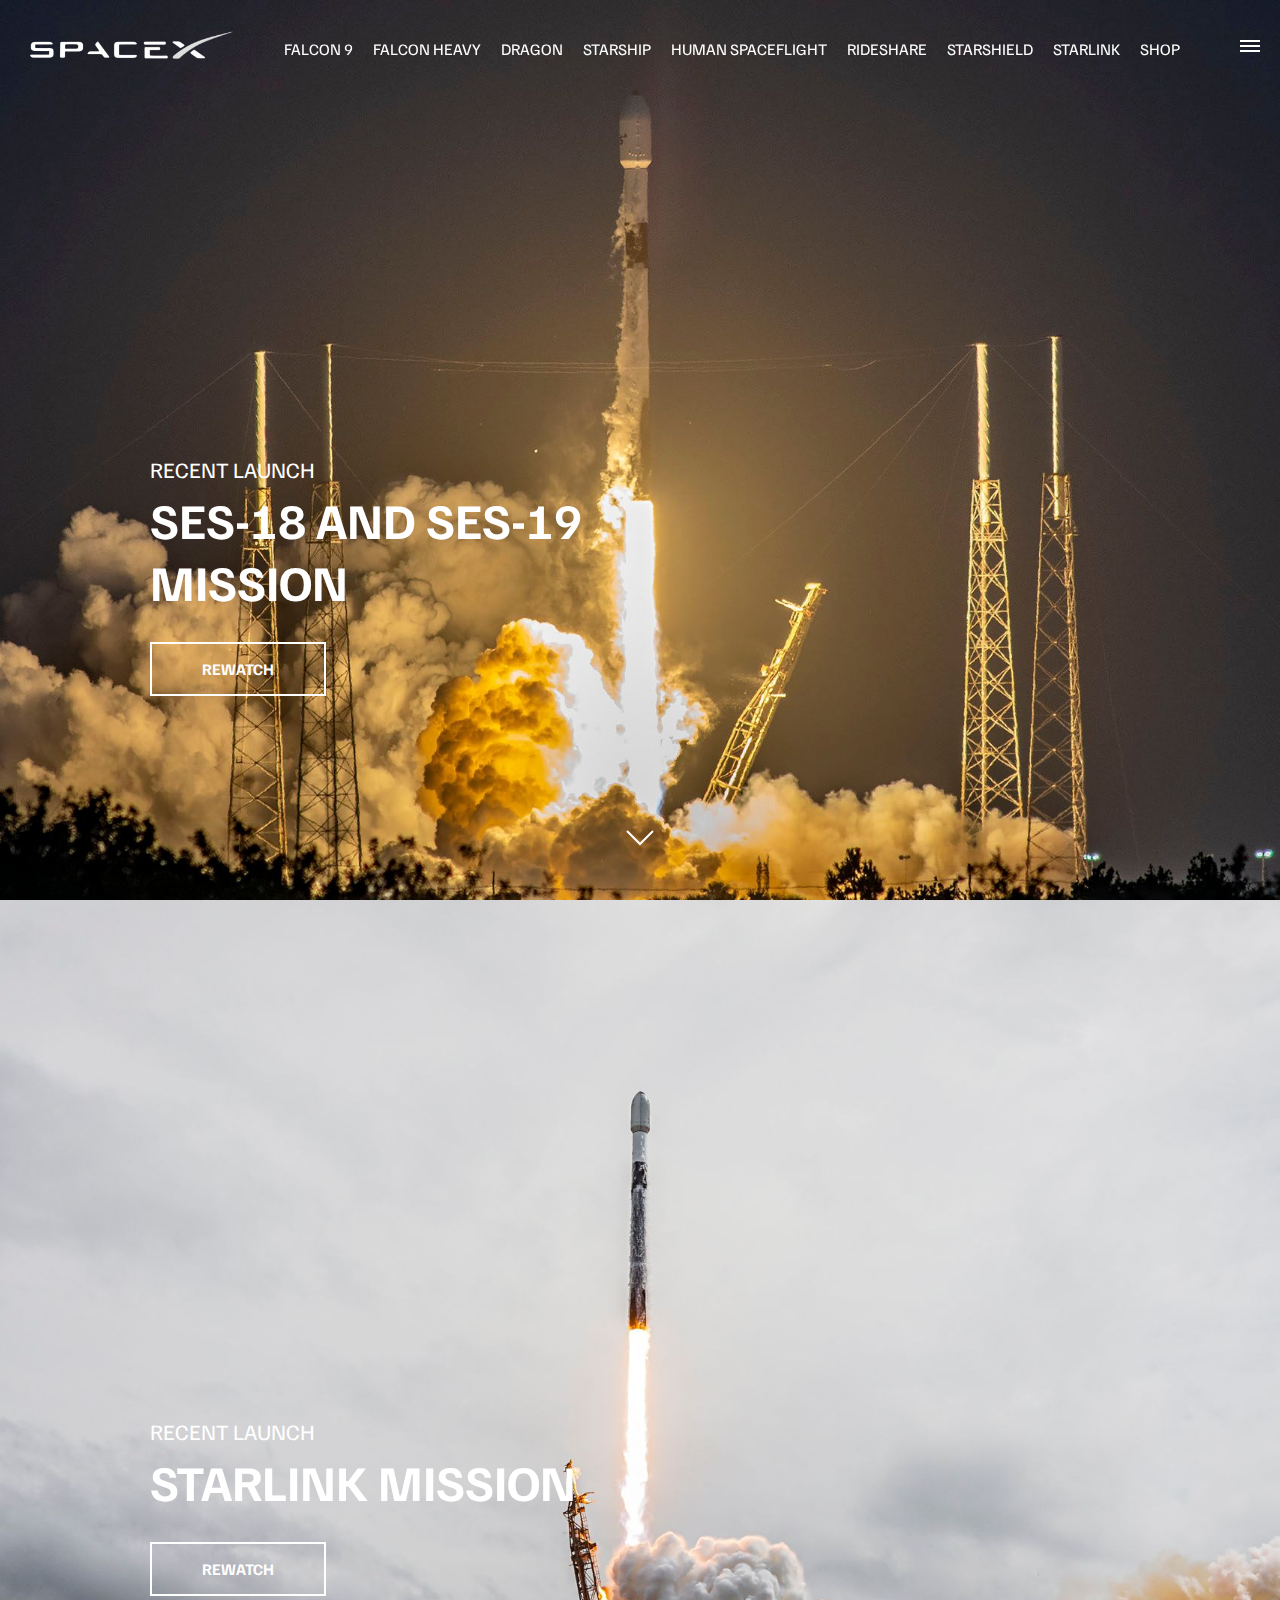
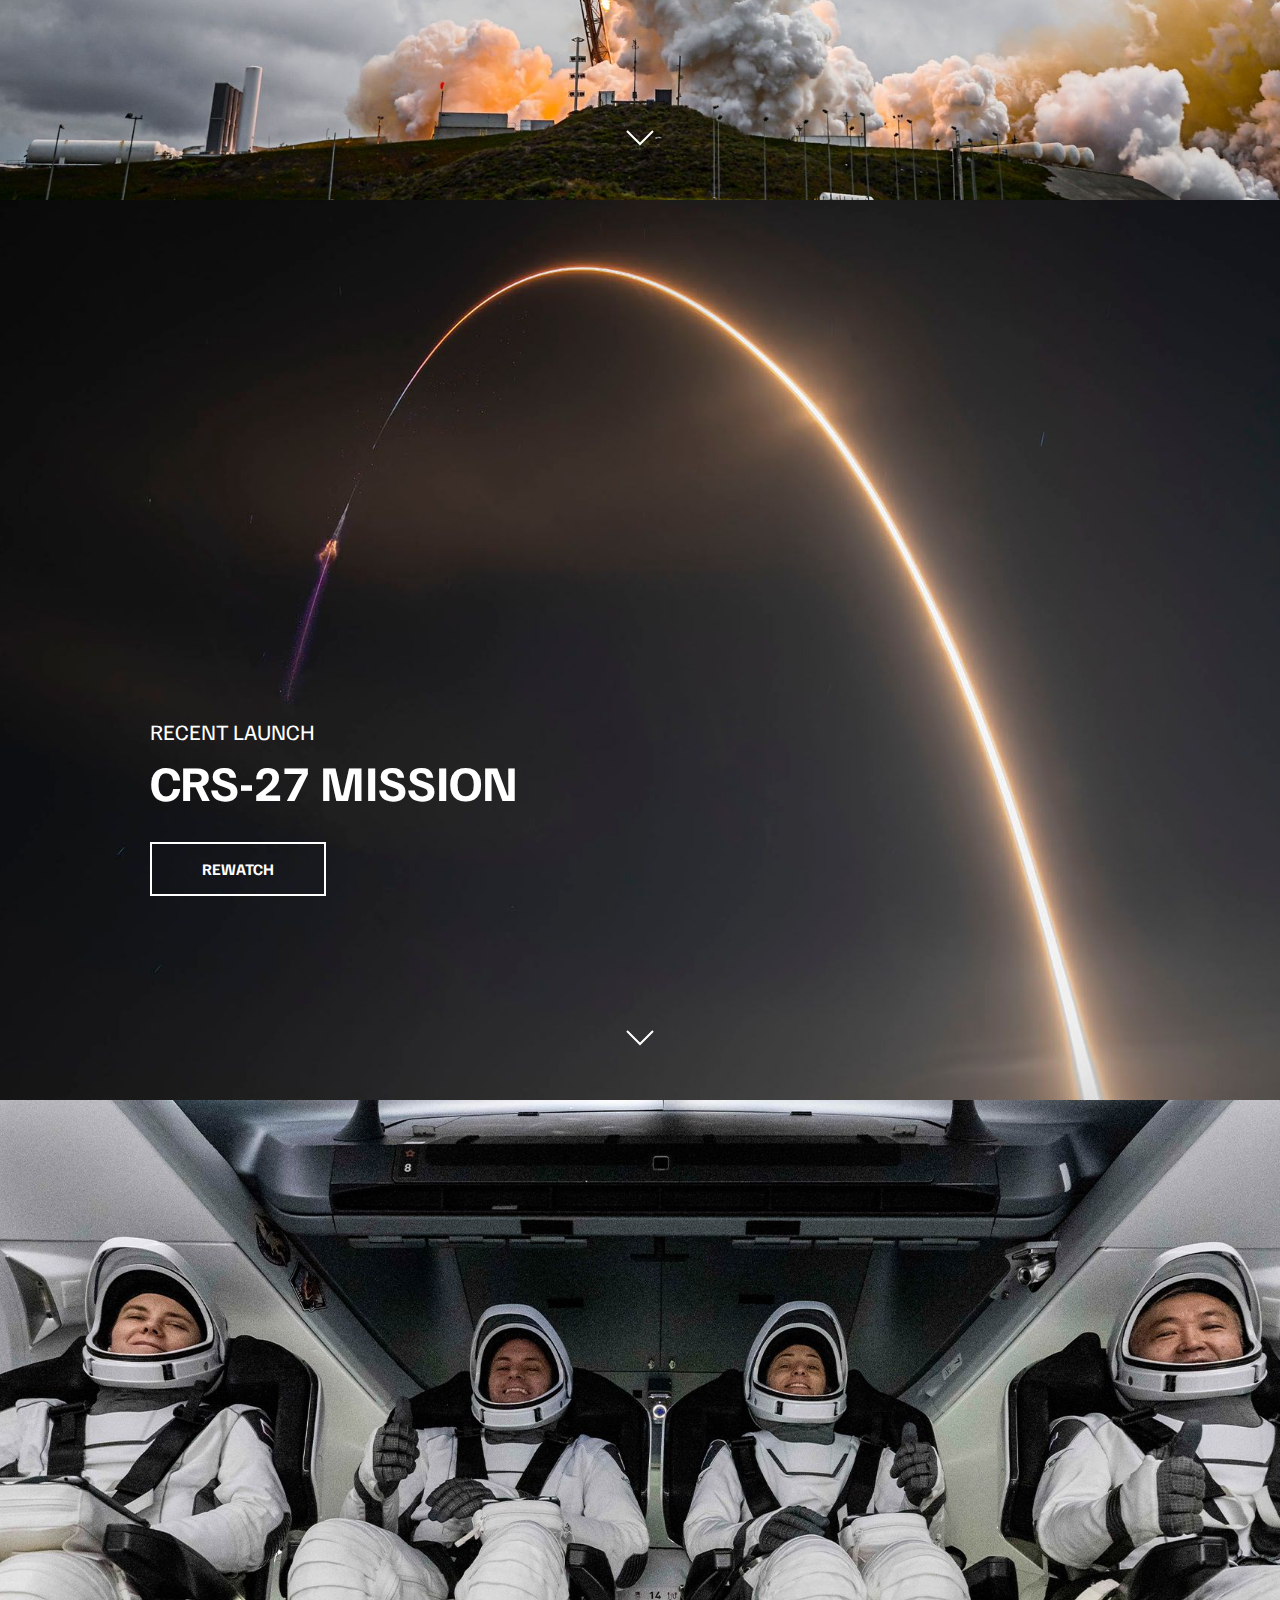
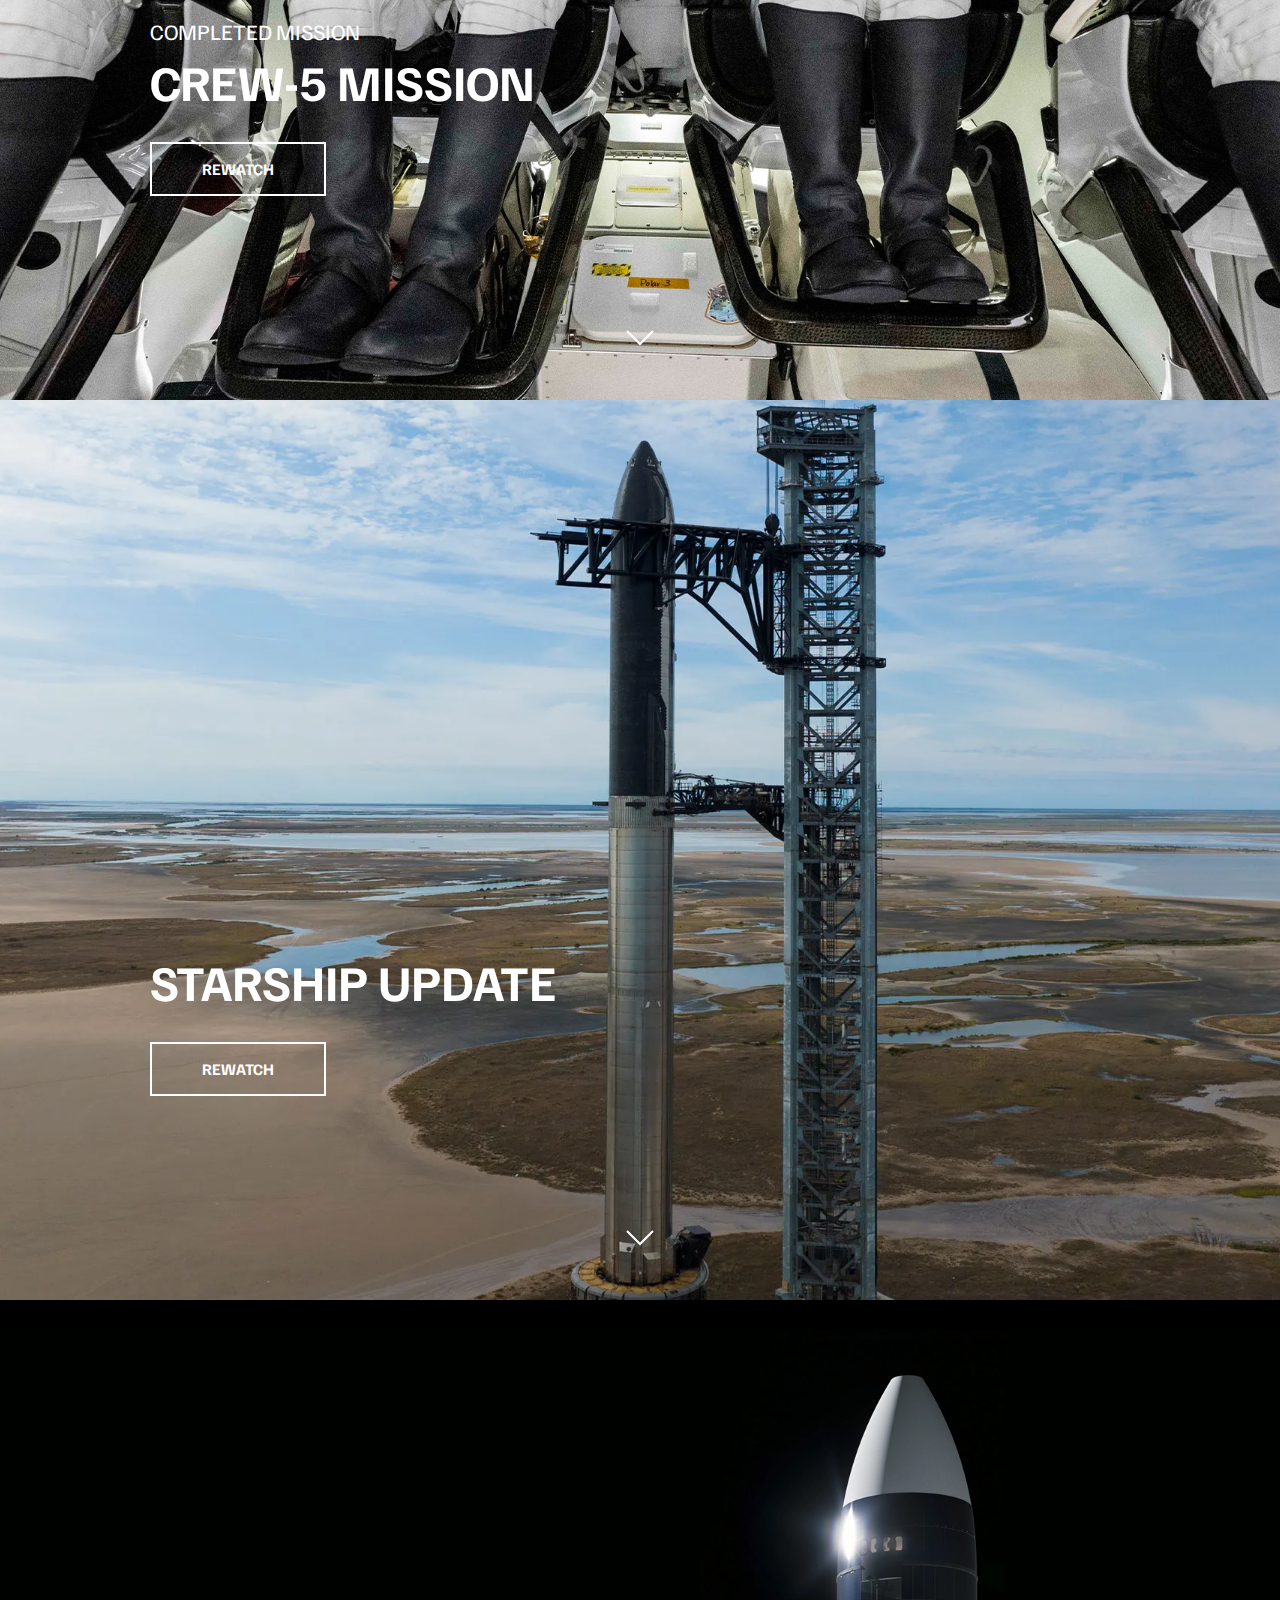
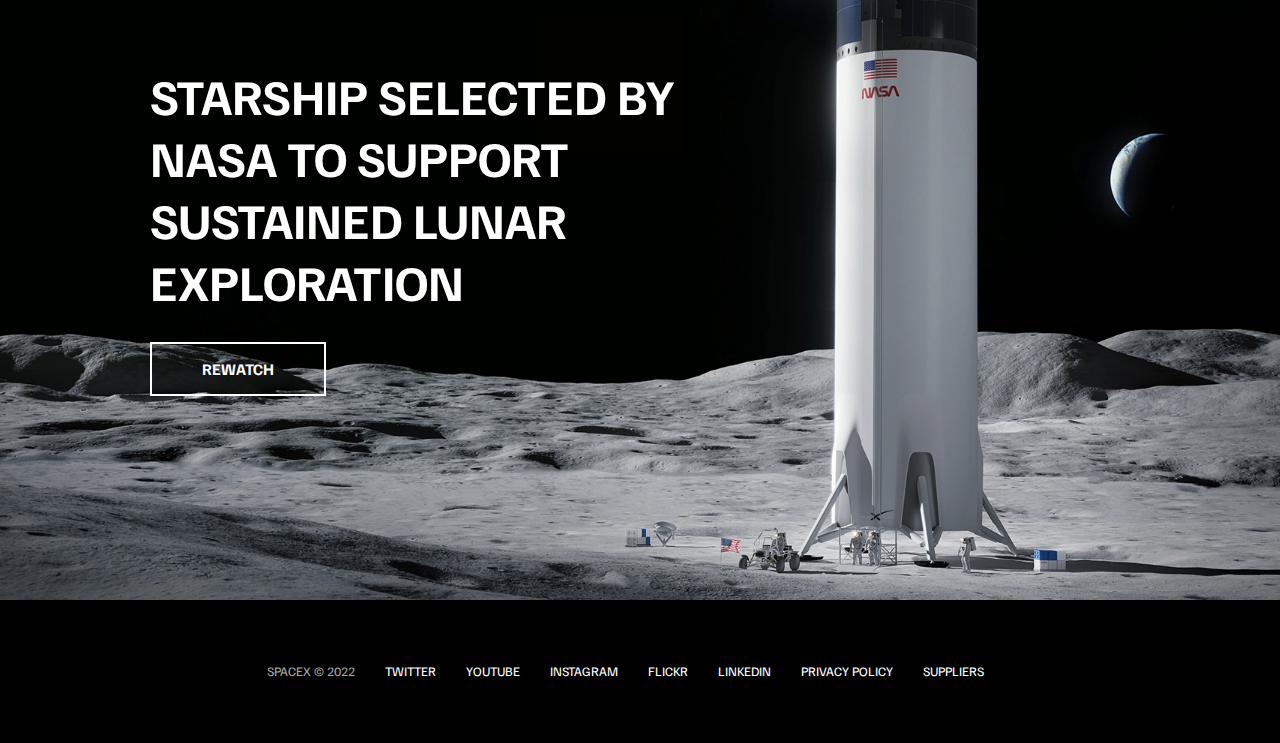
<file: index.html>
<!DOCTYPE html>
<html lang="en">
  <head>
    <meta charset="UTF-8" />
    <meta http-equiv="X-UA-Compatible" content="IE=edge" />
    <meta name="viewport" content="width=device-width, initial-scale=1.0" />
    <link rel="stylesheet" href="./css/style.css" />
    <script src="./js/app.js" defer></script>
    <title>SpaceX clone</title>
  </head>
  <body>
    <div id="overlay"></div>
    <div id="mobile-menu" class="mobile-main-menu">
      <ul>
        <li><a href="#">Mission</a></li>
        <li><a href="#">Launches</a></li>
        <li><a href="#">Careers</a></li>
        <li><a href="#">Updates</a></li>
        <li><a href="#">Shop</a></li>

        <li class="mobile-only"><a href="falcon9.html">Falcon 9</a></li>
        <li class="mobile-only"><a href="falconHeavy.html">Falcon Heavy</a></li>
        <li class="mobile-only"><a href="dragon.html">dragon</a></li>
        <li class="mobile-only"><a href="#">Starship</a></li>
        <li class="mobile-only"><a href="#">Human Spaceflight </a></li>
        <li class="mobile-only"><a href="#">Rideshare</a></li>
        <li class="mobile-only"><a href="#">Starshield</a></li>
        <li class="mobile-only"><a href="#">Starlink</a></li>
      </ul>
    </div>
    <header class="main-header">
      <div class="logo">
        <a href="./index.html">
          <img src="./img/logo.png" alt="SpaceX Logo" />
        </a>
      </div>
      <nav class="desktop-main-menu">
        <ul>
          <li><a href="falcon9.html">Falcon 9</a></li>
          <li><a href="falconHeavy.html">Falcon Heavy</a></li>
          <li><a href="dragon.html">dragon</a></li>
          <li><a href="#">Starship</a></li>
          <li><a href="#">Human Spaceflight </a></li>
          <li><a href="#">Rideshare</a></li>
          <li><a href="#">Starshield</a></li>
          <li><a href="#">Starlink</a></li>
          <li><a href="#">Shop</a></li>
        </ul>
      </nav>
    </header>

    <!-- Hamburger Menu -->
    <button id="menu-btn" class="hamburger" type="button">
      <span class="hamburger-top"></span>
      <span class="hamburger-middle"></span>
      <span class="hamburger-bottom"></span>
    </button>
    <!-- Section A -->
    <section class="section-a">
      <div class="section-inner">
        <h4>Recent Launch</h4>
        <h2>SES-18 and SES-19 Mission</h2>
        <a href="#" class="btn">
          <div class="hover"></div>
          <span>Rewatch</span>
        </a>
      </div>

      <div class="scroll-arrow">
        <svg width="30px" height="20px">
          <path
            stroke="#ffffff"
            fill="none"
            stroke-width="2px"
            d="M2.000,5.000 L15.000,18.000 L28.000,5.000 "
          ></path>
        </svg>
      </div>
    </section>

    <!-- Section B -->
    <section class="section-b">
      <div class="section-inner">
        <h4>Recent Launch</h4>
        <h2>Starlink Mission</h2>
        <a href="#" class="btn">
          <div class="hover"></div>
          <span>Rewatch</span>
        </a>
      </div>

      <div class="scroll-arrow">
        <svg width="30px" height="20px">
          <path
            stroke="#ffffff"
            fill="none"
            stroke-width="2px"
            d="M2.000,5.000 L15.000,18.000 L28.000,5.000 "
          ></path>
        </svg>
      </div>
    </section>

    <!-- Section C -->
    <section class="section-c">
      <div class="section-inner">
        <h4>Recent Launch</h4>
        <h2>CRS-27 Mission</h2>
        <a href="#" class="btn">
          <div class="hover"></div>
          <span>Rewatch</span>
        </a>
      </div>

      <div class="scroll-arrow">
        <svg width="30px" height="20px">
          <path
            stroke="#ffffff"
            fill="none"
            stroke-width="2px"
            d="M2.000,5.000 L15.000,18.000 L28.000,5.000 "
          ></path>
        </svg>
      </div>
    </section>

    <!-- Section D -->
    <section class="section-d">
      <div class="section-inner">
        <h4>Completed Mission</h4>
        <h2>Crew-5 Mission</h2>
        <a href="#" class="btn">
          <div class="hover"></div>
          <span>Rewatch</span>
        </a>
      </div>

      <div class="scroll-arrow">
        <svg width="30px" height="20px">
          <path
            stroke="#ffffff"
            fill="none"
            stroke-width="2px"
            d="M2.000,5.000 L15.000,18.000 L28.000,5.000 "
          ></path>
        </svg>
      </div>
    </section>

    <!-- Section E -->
    <section class="section-e">
      <div class="section-inner">
        <h2>Starship Update</h2>
        <a href="#" class="btn">
          <div class="hover"></div>
          <span>Rewatch</span>
        </a>
      </div>

      <div class="scroll-arrow">
        <svg width="30px" height="20px">
          <path
            stroke="#ffffff"
            fill="none"
            stroke-width="2px"
            d="M2.000,5.000 L15.000,18.000 L28.000,5.000 "
          ></path>
        </svg>
      </div>
    </section>

    <!-- Section F -->
    <section class="section-f">
      <div class="section-inner">
        <h2>
          starship selected by nasa to support sustained lunar exploration
        </h2>
        <a href="#" class="btn">
          <div class="hover"></div>
          <span>Rewatch</span>
        </a>
      </div>
    </section>

    <footer>
      <ul>
        <li>SpaceX &copy; 2022</li>
        <li><a href="#">Twitter</a></li>
        <li><a href="#">YouTube</a></li>
        <li><a href="#">Instagram</a></li>
        <li><a href="#">Flickr</a></li>
        <li><a href="#">LinkedIn</a></li>
        <li><a href="#">Privacy Policy</a></li>
        <li><a href="#">Suppliers</a></li>
      </ul>
    </footer>
  </body>
</html>
</file>
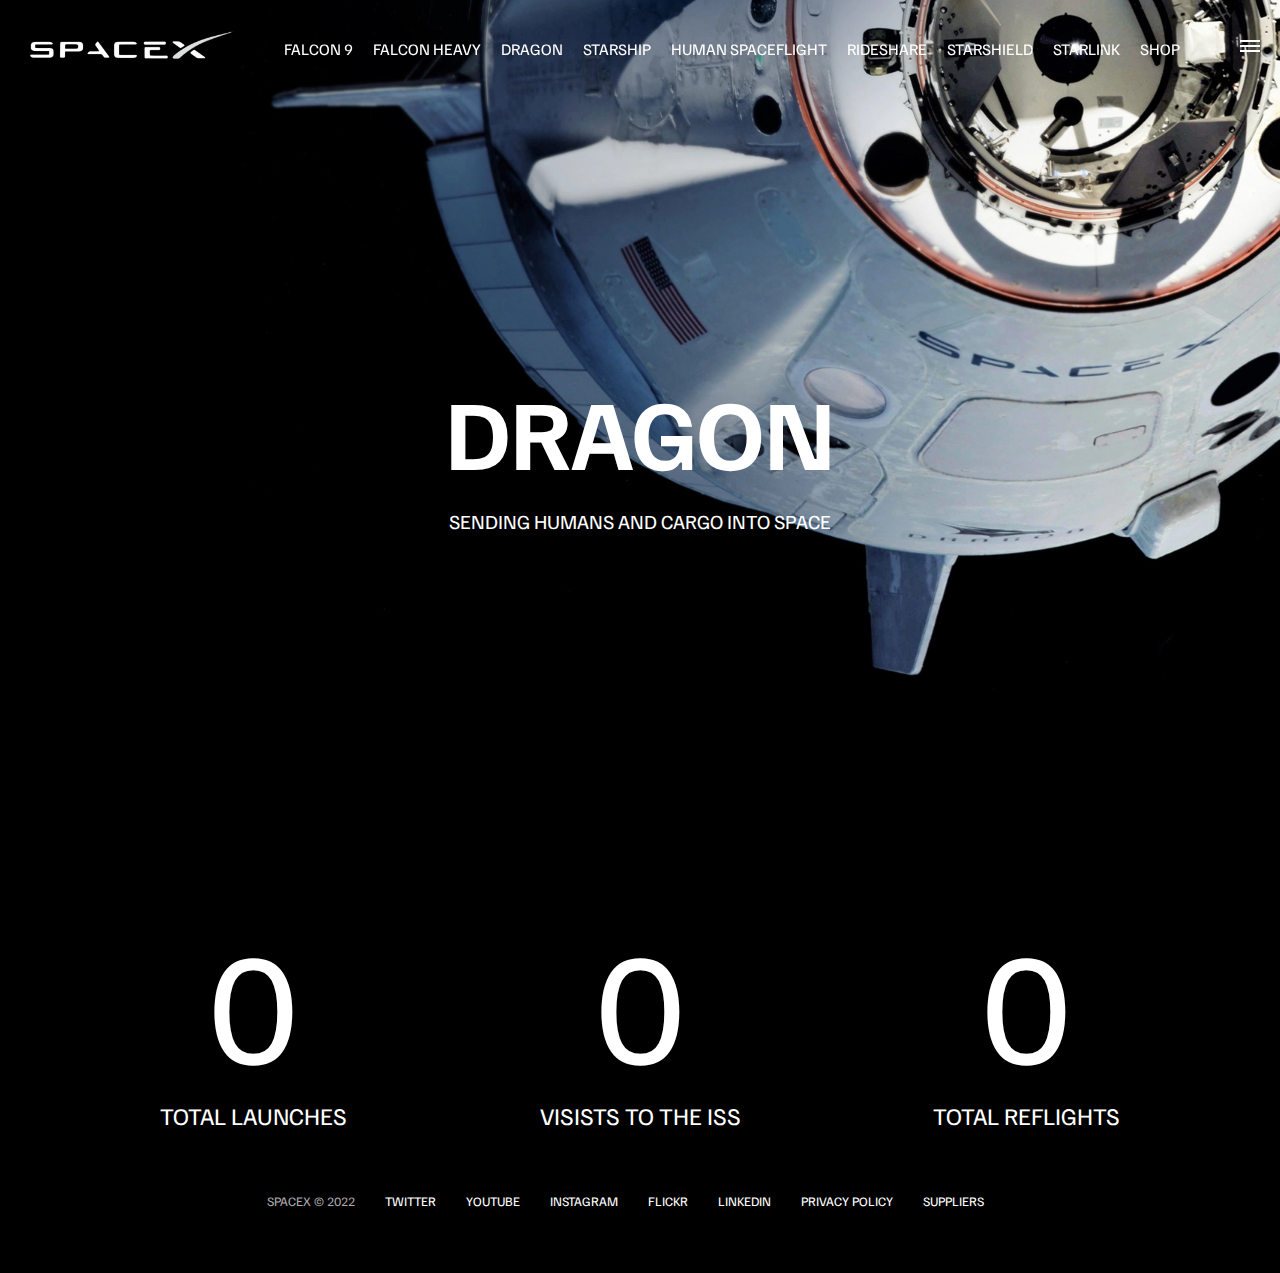
<file: dragon.html>
<!DOCTYPE html>
<html lang="en">
  <head>
    <meta charset="UTF-8" />
    <meta http-equiv="X-UA-Compatible" content="IE=edge" />
    <meta name="viewport" content="width=device-width, initial-scale=1.0" />
    <link rel="stylesheet" href="./css/style.css" />
    <script src="./js/app.js" defer></script>
    <title>SpaceX clone - Dragon</title>
  </head>
  <body>
    <div id="overlay"></div>
    <div id="mobile-menu" class="mobile-main-menu">
      <ul>
        <li><a href="#">Mission</a></li>
        <li><a href="#">Launches</a></li>
        <li><a href="#">Careers</a></li>
        <li><a href="#">Updates</a></li>
        <li><a href="#">Shop</a></li>

        <li class="mobile-only"><a href="falcon9.html">Falcon 9</a></li>
        <li class="mobile-only"><a href="falconHeavy.html">Falcon Heavy</a></li>
        <li class="mobile-only"><a href="dragon.html">dragon</a></li>
        <li class="mobile-only"><a href="#">Starship</a></li>
        <li class="mobile-only"><a href="#">Human Spaceflight </a></li>
        <li class="mobile-only"><a href="#">Rideshare</a></li>
        <li class="mobile-only"><a href="#">Starshield</a></li>
        <li class="mobile-only"><a href="#">Starlink</a></li>
      </ul>
    </div>
    <header class="main-header">
      <div class="logo">
        <a href="./index.html">
          <img src="./img/logo.png" alt="SpaceX Logo" />
        </a>
      </div>
      <nav class="desktop-main-menu">
        <ul>
          <li><a href="falcon9.html">Falcon 9</a></li>
          <li><a href="falconHeavy.html">Falcon Heavy</a></li>
          <li><a href="dragon.html">dragon</a></li>
          <li><a href="#">Starship</a></li>
          <li><a href="#">Human Spaceflight </a></li>
          <li><a href="#">Rideshare</a></li>
          <li><a href="#">Starshield</a></li>
          <li><a href="#">Starlink</a></li>
          <li><a href="#">Shop</a></li>
        </ul>
      </nav>
    </header>

    <!-- Hamburger Menu -->
    <button id="menu-btn" class="hamburger" type="button">
      <span class="hamburger-top"></span>
      <span class="hamburger-middle"></span>
      <span class="hamburger-bottom"></span>
    </button>

    <section class="section-animate bg-dragon"></section>
    <div class="section-inner-center">
      <h3>Dragon</h3>
      <p>Sending humans and cargo into space</p>
    </div>

    <div class="stats">
      <div>
        <span class="counter" target="39">0</span>
        <h4>Total Launches</h4>
      </div>

      <div>
        <span class="counter" target="34">0</span>
        <h4>Visists to the ISS</h4>
      </div>

      <div>
        <span class="counter" target="16">0</span>
        <h4>Total Reflights</h4>
      </div>
    </div>

    <footer>
      <ul>
        <li>SpaceX &copy; 2022</li>
        <li><a href="#">Twitter</a></li>
        <li><a href="#">YouTube</a></li>
        <li><a href="#">Instagram</a></li>
        <li><a href="#">Flickr</a></li>
        <li><a href="#">LinkedIn</a></li>
        <li><a href="#">Privacy Policy</a></li>
        <li><a href="#">Suppliers</a></li>
      </ul>
    </footer>
  </body>
</html>
</file>
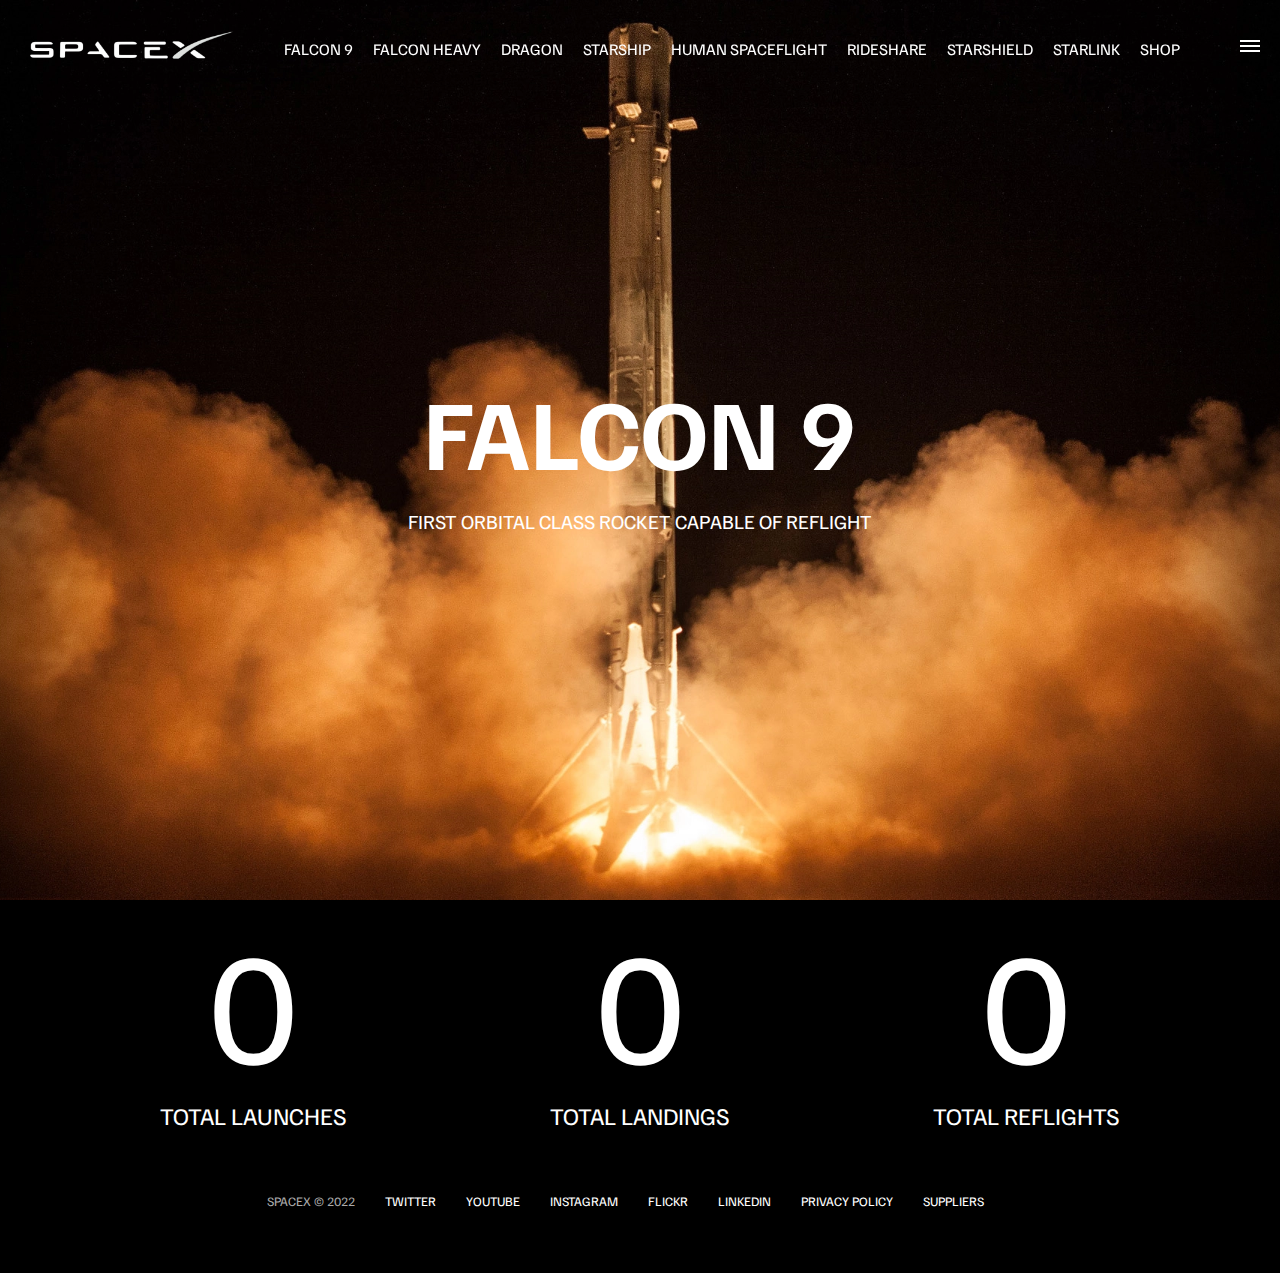
<file: falcon9.html>
<!DOCTYPE html>
<html lang="en">
  <head>
    <meta charset="UTF-8" />
    <meta http-equiv="X-UA-Compatible" content="IE=edge" />
    <meta name="viewport" content="width=device-width, initial-scale=1.0" />
    <link rel="stylesheet" href="./css/style.css" />
    <script src="./js/app.js" defer></script>
    <title>SpaceX clone - Falcon 9</title>
  </head>
  <body>
    <div id="overlay"></div>
    <div id="mobile-menu" class="mobile-main-menu">
      <ul>
        <li><a href="#">Mission</a></li>
        <li><a href="#">Launches</a></li>
        <li><a href="#">Careers</a></li>
        <li><a href="#">Updates</a></li>
        <li><a href="#">Shop</a></li>

        <li class="mobile-only"><a href="falcon9.html">Falcon 9</a></li>
        <li class="mobile-only"><a href="falconHeavy.html">Falcon Heavy</a></li>
        <li class="mobile-only"><a href="dragon.html">dragon</a></li>
        <li class="mobile-only"><a href="#">Starship</a></li>
        <li class="mobile-only"><a href="#">Human Spaceflight </a></li>
        <li class="mobile-only"><a href="#">Rideshare</a></li>
        <li class="mobile-only"><a href="#">Starshield</a></li>
        <li class="mobile-only"><a href="#">Starlink</a></li>
      </ul>
    </div>
    <header class="main-header">
      <div class="logo">
        <a href="./index.html">
          <img src="./img/logo.png" alt="SpaceX Logo" />
        </a>
      </div>
      <nav class="desktop-main-menu">
        <ul>
          <li><a href="falcon9.html">Falcon 9</a></li>
          <li><a href="falconHeavy.html">Falcon Heavy</a></li>
          <li><a href="dragon.html">dragon</a></li>
          <li><a href="#">Starship</a></li>
          <li><a href="#">Human Spaceflight </a></li>
          <li><a href="#">Rideshare</a></li>
          <li><a href="#">Starshield</a></li>
          <li><a href="#">Starlink</a></li>
          <li><a href="#">Shop</a></li>
        </ul>
      </nav>
    </header>

    <!-- Hamburger Menu -->
    <button id="menu-btn" class="hamburger" type="button">
      <span class="hamburger-top"></span>
      <span class="hamburger-middle"></span>
      <span class="hamburger-bottom"></span>
    </button>

    <section class="section-animate bg-falcon-9"></section>
    <div class="section-inner-center">
      <h3>Falcon 9</h3>
      <p>First orbital class rocket capable of reflight</p>
    </div>

    <div class="stats">
      <div>
        <span class="counter" target="212">0</span>
        <h4>Total Launches</h4>
      </div>

      <div>
        <span class="counter" target="170">0</span>
        <h4>Total Landings</h4>
      </div>

      <div>
        <span class="counter" target="147">0</span>
        <h4>Total Reflights</h4>
      </div>
    </div>

    <footer>
      <ul>
        <li>SpaceX &copy; 2022</li>
        <li><a href="#">Twitter</a></li>
        <li><a href="#">YouTube</a></li>
        <li><a href="#">Instagram</a></li>
        <li><a href="#">Flickr</a></li>
        <li><a href="#">LinkedIn</a></li>
        <li><a href="#">Privacy Policy</a></li>
        <li><a href="#">Suppliers</a></li>
      </ul>
    </footer>
  </body>
</html>
</file>
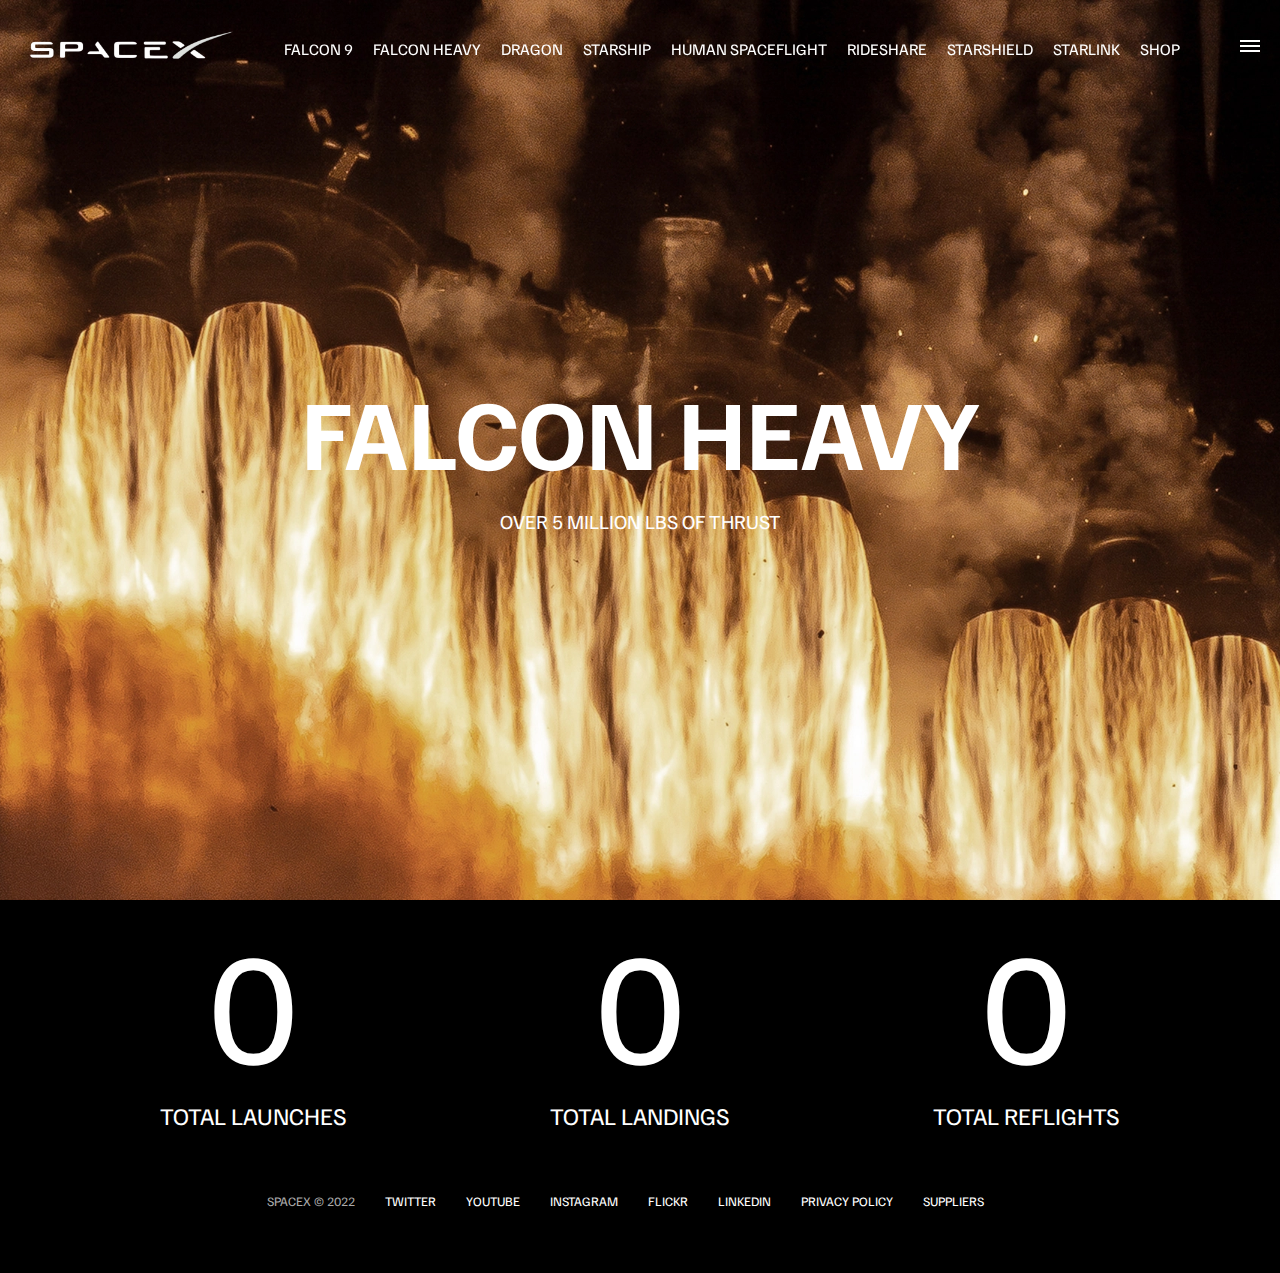
<file: falconHeavy.html>
<!DOCTYPE html>
<html lang="en">
  <head>
    <meta charset="UTF-8" />
    <meta http-equiv="X-UA-Compatible" content="IE=edge" />
    <meta name="viewport" content="width=device-width, initial-scale=1.0" />
    <link rel="stylesheet" href="./css/style.css" />
    <script src="./js/app.js" defer></script>
    <title>SpaceX clone - Falcon Heavy</title>
  </head>
  <body>
    <div id="overlay"></div>
    <div id="mobile-menu" class="mobile-main-menu">
      <ul>
        <li><a href="#">Mission</a></li>
        <li><a href="#">Launches</a></li>
        <li><a href="#">Careers</a></li>
        <li><a href="#">Updates</a></li>
        <li><a href="#">Shop</a></li>

        <li class="mobile-only"><a href="falcon9.html">Falcon 9</a></li>
        <li class="mobile-only"><a href="falconHeavy.html">Falcon Heavy</a></li>
        <li class="mobile-only"><a href="dragon.html">dragon</a></li>
        <li class="mobile-only"><a href="#">Starship</a></li>
        <li class="mobile-only"><a href="#">Human Spaceflight </a></li>
        <li class="mobile-only"><a href="#">Rideshare</a></li>
        <li class="mobile-only"><a href="#">Starshield</a></li>
        <li class="mobile-only"><a href="#">Starlink</a></li>
      </ul>
    </div>
    <header class="main-header">
      <div class="logo">
        <a href="./index.html">
          <img src="./img/logo.png" alt="SpaceX Logo" />
        </a>
      </div>
      <nav class="desktop-main-menu">
        <ul>
          <li><a href="falcon9.html">Falcon 9</a></li>
          <li><a href="falconHeavy.html">Falcon Heavy</a></li>
          <li><a href="dragon.html">dragon</a></li>
          <li><a href="#">Starship</a></li>
          <li><a href="#">Human Spaceflight </a></li>
          <li><a href="#">Rideshare</a></li>
          <li><a href="#">Starshield</a></li>
          <li><a href="#">Starlink</a></li>
          <li><a href="#">Shop</a></li>
        </ul>
      </nav>
    </header>

    <!-- Hamburger Menu -->
    <button id="menu-btn" class="hamburger" type="button">
      <span class="hamburger-top"></span>
      <span class="hamburger-middle"></span>
      <span class="hamburger-bottom"></span>
    </button>

    <section class="section-animate bg-falcon-heavy"></section>
    <div class="section-inner-center">
      <h3>Falcon Heavy</h3>
      <p>Over 5 Million lbs of Thrust</p>
    </div>

    <div class="stats">
      <div>
        <span class="counter" target="5">0</span>
        <h4>Total Launches</h4>
      </div>

      <div>
        <span class="counter" target="11">0</span>
        <h4>Total Landings</h4>
      </div>

      <div>
        <span class="counter" target="6">0</span>
        <h4>Total Reflights</h4>
      </div>
    </div>

    <footer>
      <ul>
        <li>SpaceX &copy; 2022</li>
        <li><a href="#">Twitter</a></li>
        <li><a href="#">YouTube</a></li>
        <li><a href="#">Instagram</a></li>
        <li><a href="#">Flickr</a></li>
        <li><a href="#">LinkedIn</a></li>
        <li><a href="#">Privacy Policy</a></li>
        <li><a href="#">Suppliers</a></li>
      </ul>
    </footer>
  </body>
</html>
</file>
<file: css/style.css>
@import url("https://fonts.googleapis.com/css2?family=Familjen+Grotesk:wght@400;600;700&display=swap");

*,
*::before,
*::after {
  margin: 0;
  padding: 0;
  box-sizing: border-box;
}

body {
  font-family: "Familjen Grotesk", sans-serif;
  background-color: #000;
  color: #fff;
}

a {
  color: #fff;
  text-decoration: none;
}

ul {
  list-style: none;
}

/* header/Navbar*/
.main-header {
  display: flex;
  justify-content: space-between;
  align-items: center;
  position: fixed;
  top: 0;
  left: 0px;
  width: 100%;
  z-index: 3;
  height: 100px;
  padding: 0 30px;
  text-transform: uppercase;
}

/* Logo */
.logo {
  width: 210px;
  height: auto;
}

.logo img {
  width: 100%;
  display: block;
  height: auto;
}

/* Desktop Menu */
.desktop-main-menu {
  margin-right: 50px; /*To leave room for the hamburger menu */
}

.desktop-main-menu ul {
  display: flex;
}

.desktop-main-menu ul li {
  position: relative;
  margin-right: 20px;
  padding-bottom: 2px;
}

/* Menu item bottom border animation */
.desktop-main-menu ul li a::after {
  content: "";
  position: absolute;
  bottom: 0;
  left: 0;
  width: 100%;
  height: 1px;
  background-color: #fff;
  transform: scaleX(0);
  transition: transform 0.6s cubic-bezier(0.19, 1, 0.22, 1);
  transform-origin: right center;
}

.desktop-main-menu ul li a:hover::after {
  transform: scaleX(1);
  transform-origin: left center;
  transition-duration: 0.4s;
}

section {
  position: relative;
  height: 100vh;
  background-size: cover;
  background-repeat: no-repeat;
  background-position: center center;
  text-transform: uppercase;
}

.section-inner {
  position: absolute;
  bottom: 200px;
  left: 150px;
  max-width: 560px;
}

.section-inner h4 {
  font-size: 22px;
  margin-bottom: 5px;
  font-weight: 300;
  animation: fadeInUp 0.5s ease-in-out;
}

.section-inner h2 {
  font-size: 50px;
  font-weight: 700px;
  margin-bottom: 20px;
  animation: fadeInUp 0.5s ease-in-out 0.2s;
  animation-fill-mode: both;
}

.section-inner a {
  animation: fadeInUp 0.5s ease-in-out 0.4s;
  animation-fill-mode: both;
}

/* Background images */
.section-a {
  background-image: url("../img/section-a.webp");
}

.section-b {
  background-image: url("../img/section-b.webp");
}

.section-c {
  background-image: url("../img/section-c.webp");
}

.section-d {
  background-image: url("../img/section-d.webp");
}

.section-e {
  background-image: url("../img/section-e.webp");
}

.section-f {
  background-image: url("../img/section-f.webp");
}

.btn {
  position: relative;
  display: inline-block;
  cursor: pointer;
  text-align: center;
  min-width: 130px;
  padding: 15px 50px;
  margin-top: 10px;
  border: 2px solid #fff;
  text-transform: uppercase;
  font-weight: bold;
  overflow: hidden;
  z-index: 2;
}

.btn:hover span {
  color: #000;
}

.btn .hover {
  position: absolute;
  top: 0;
  left: 0;
  width: 100%;
  height: 100%;
  background-color: #fff;
  color: #000;
  z-index: -1;
  transform: translateY(100%);
  transition: transform 0.6s cubic-bezier(0.19, 1, 0.22, 1);
}

.btn:hover .hover {
  transform: translateY(0);
}

.scroll-arrow {
  position: absolute;
  bottom: 50px;
  left: 50%;
  transform: translateX(-50%);
  animation: fadeBounce 5s infinite;
}

footer {
  position: relative;
  padding: 55px 0;
}

footer ul {
  display: flex;
  justify-content: center;
  align-items: center;
  flex-wrap: wrap;
}

footer ul li {
  margin-right: 30px;
  color: #aaa;
  text-transform: uppercase;
  font-size: 13px;
  line-height: 2.5;
}

footer ul li a {
  color: #fff;
  transition: color 0.4s;
}

footer ul li a:hover {
  color: #aaa;
}

/* Hamburger Menu */
.hamburger {
  position: fixed;
  top: 40px;
  right: 20px;
  z-index: 10;
  cursor: pointer;
  width: 20px;
  height: 20px;
  background: none;
  border: none;
}

.hamburger-top,
.hamburger-middle,
.hamburger-bottom {
  position: absolute;
  width: 20px;
  height: 2px;
  top: 0;
  left: 0;
  background-color: #fff;
  transition: all 0.3s;
}

.hamburger-middle {
  transform: translateY(5px);
}

.hamburger-bottom {
  transform: translateY(10px);
}

/* Transition hamburger to "X" when open*/
.open {
  transform: rotate(90deg);
}

.open .hamburger-top {
  transform: rotate(45deg) translateY(6px) translateX(6px);
}

.open .hamburger-middle {
  display: none;
}

.open .hamburger-bottom {
  transform: rotate(-45deg) translateY(6px) translateX(-6px);
}

/* Overlay */
.overlay-show {
  position: fixed;
  top: 0;
  left: 0;
  width: 100%;
  height: 100%;
  background-color: rgba(0, 0, 0, 0.5);
  z-index: 3;
}

/* Stop scrolling when hamburger menue is clicked*/
.stop-scrolling {
  overflow: hidden;
}

/* Hide mobile main menu items */
.mobile-only {
  display: none;
}

/* Mobile menu */
.mobile-main-menu {
  position: fixed;
  top: 0;
  right: 0;
  width: 350px;
  height: 100%;
  background-color: #000;
  z-index: 4;
  display: flex;
  align-items: center;
  justify-content: center;
  transform: translateX(100%);
  transition: transform 0.6s cubic-bezier(0.19, 1, 0.22, 1);
}

/* Bring menu from right */
.show-menu {
  transform: translateX(0);
}

.mobile-main-menu ul {
  display: flex;
  flex-direction: column;
  align-items: end;
  justify-content: center;
  padding: 50px;
  width: 100%;
}

.mobile-main-menu ul li {
  margin-bottom: 20px;
  font-size: 18px;
  text-transform: uppercase;
  border-bottom: 1px #555 solid;
  width: 100%;
  text-align: right;
  padding-bottom: 8px;
}

.mobile-main-menu ul li a {
  color: #fff;
  transition: color 0.4s;
}

.mobile-main-menu ul li a:hover {
  color: #aaa;
}

/* Inner pages */
.bg-falcon-9 {
  background-image: url("../img/falcon-9.webp");
}

.bg-falcon-heavy {
  background-image: url("../img/falcon-heavy.webp");
}

.bg-dragon {
  background-image: url("../img/dragon.webp");
}

.section-animate {
  animation: fadeIn 2s ease-in-out;
}

.section-inner-center {
  position: absolute;
  top: 50%;
  left: 50%;
  transform: translate(-50%, -50%);
  text-transform: uppercase;
  text-align: center;
  width: 80%;
}

.section-inner-center h3 {
  font-size: 100px;
  margin-bottom: 15px;
  animation: fadeInUp 0.5s ease-in-out;
}

.section-inner-center p {
  font-size: 20px;
  animation: fadeInUp 0.5s ease-in-out 0.2s;
  animation-fill-mode: both;
}

/* stats */
.stats {
  max-width: 960px;
  margin: 0 auto;
  display: flex;
  align-items: center;
  justify-content: space-between;
  text-align: center;
  text-transform: uppercase;
}

.stats div span {
  font-size: 160px;
}

.stats div h4 {
  font-size: 24px;
  font-weight: 300;
}

/* Animations */

@keyframes fadeInUp {
  0% {
    opacity: 0;
    transform: translateY(140px);
  }

  100% {
    opacity: 1;
    transform: translateY(0);
  }
}

@keyframes fadeIn {
  0% {
    opacity: 0;
  }

  100% {
    opacity: 1;
  }
}

@keyframes fadeBounce {
  0%,
  20%,
  50%,
  80%,
  100% {
    opacity: 0;
    transform: translateY(-20px);
  }

  40% {
    opacity: 1;
    transform: translateY(0);
  }
}

/* Media Queries */
@media (max-width: 1228px) {
  .desktop-main-menu {
    display: none;
  }

  /* Show main mobile items*/
  .mobile-only {
    display: block;
  }

  .section-inner-center h3 {
    font-size: 75px;
  }
}

@media (max-width: 600px) {
  .section-inner {
    bottom: 75px;
    left: 20px;
  }

  .section-inner h2 {
    font-size: 40px;
  }

  footer ul li:first-child {
    position: absolute;
    top: 30px;
    left: 50%;
    transform: translate(-50%, -50%);
  }

  footer ul li {
    margin-right: 10px;
  }

  .logo {
    width: 150px;
    margin: auto;
  }

  .section-inner-center h3 {
    font-size: 50px;
  }

  /* stats */
  .stats {
    flex-direction: column;
  }

  .stats div {
    margin-bottom: 20px;
  }
}
</file>
